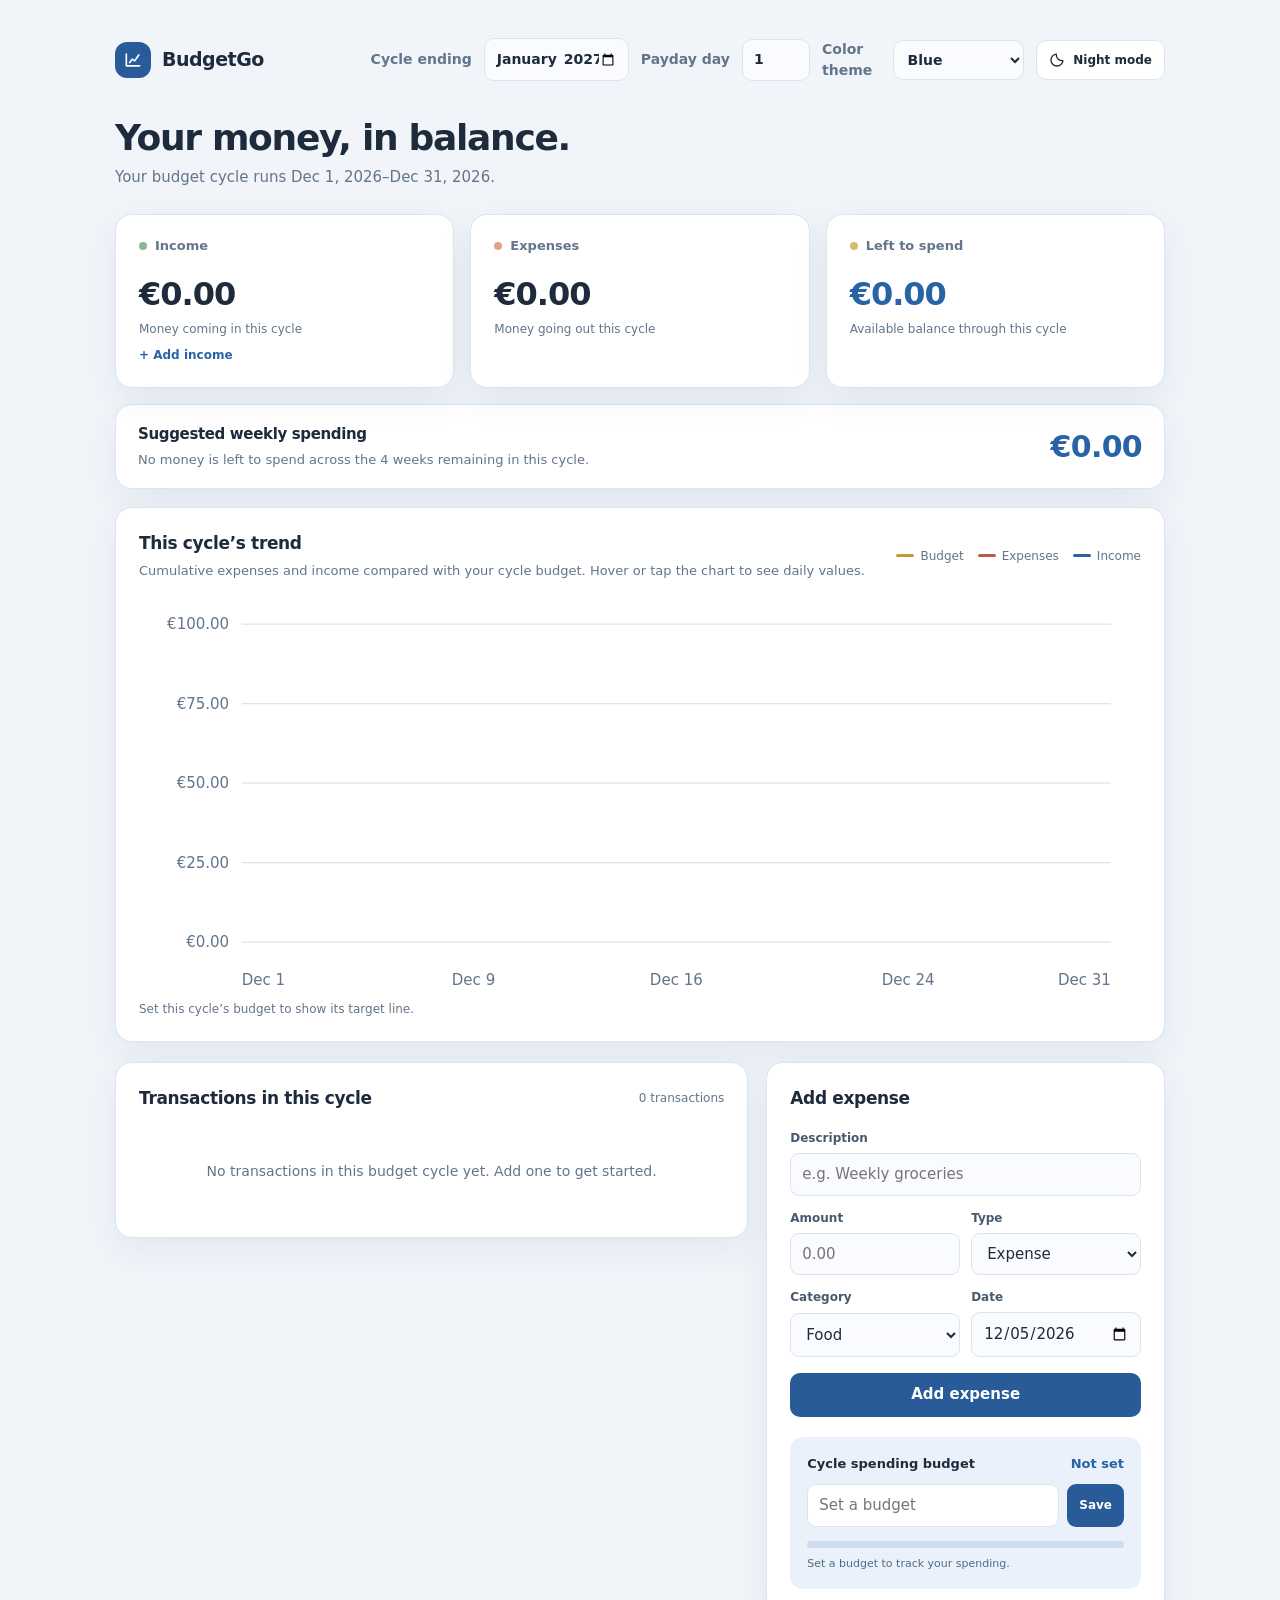
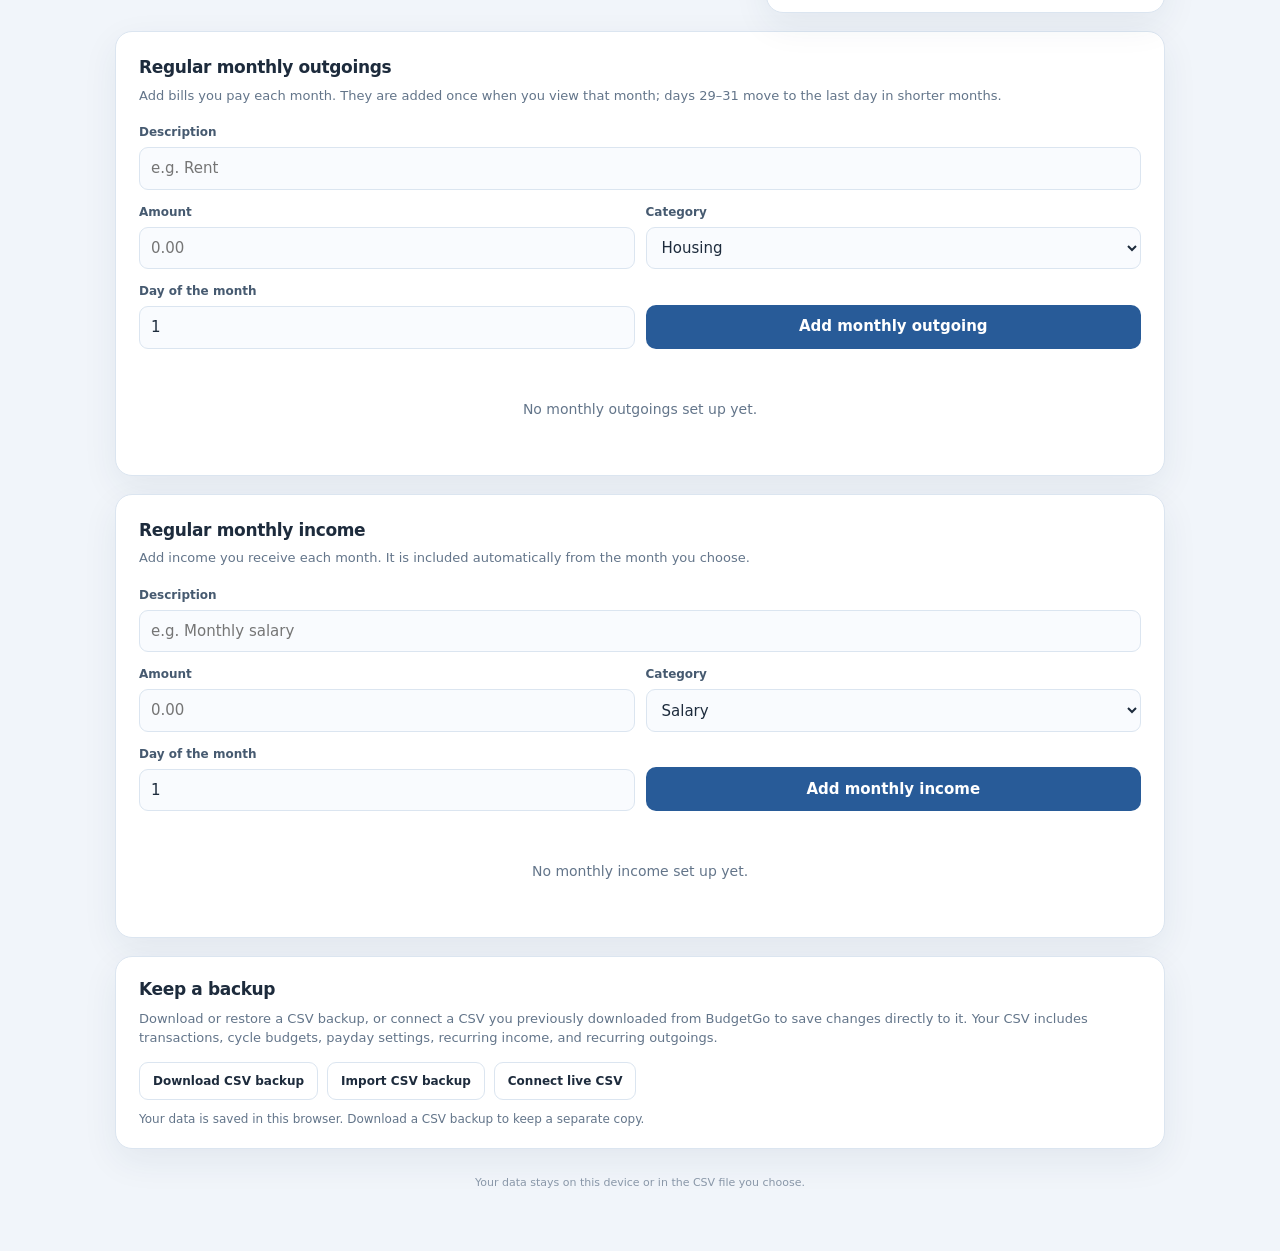
<file: index.html>
<!DOCTYPE html>
<html lang="en">
<head>
  <meta charset="UTF-8">
  <meta name="viewport" content="width=device-width, initial-scale=1.0">
  <meta name="theme-color" content="#f5f6f2">
  <title>BudgetGo — Simple Budget</title>
  <link rel="stylesheet" href="css/styles.css">
  <script src="js/storage.js" defer></script>
  <script src="js/app.js" defer></script>
</head>
<body>
  <main class="page">
    <header class="topbar">
      <div class="brand">
        <span class="brand-mark" aria-hidden="true">
          <svg viewBox="0 0 24 24" fill="none" stroke="currentColor" stroke-width="2" stroke-linecap="round" stroke-linejoin="round"><path d="M4 19V5m0 14h16M8 15l3-4 3 2 5-7"/></svg>
        </span>
        BudgetGo
      </div>
      <div class="topbar-actions">
        <label class="month-control" for="month-picker">
          <span>Cycle ending</span>
          <input id="month-picker" type="month" required>
        </label>
        <label class="month-control payday-control" for="payday-day">
          <span>Payday day</span>
          <input id="payday-day" type="number" min="1" max="31" step="1" aria-label="Payday day of the month" required>
        </label>
        <label class="palette-control" for="palette-picker">
          <span>Color theme</span>
          <select id="palette-picker">
            <option value="blue">Blue</option>
            <option value="green">Green</option>
            <option value="purple">Purple</option>
          </select>
        </label>
        <button class="theme-toggle" id="theme-toggle" type="button" aria-label="Switch to night mode" aria-pressed="false">
          <svg class="moon-icon" viewBox="0 0 24 24" fill="none" stroke="currentColor" stroke-width="2" stroke-linecap="round" stroke-linejoin="round" aria-hidden="true"><path d="M20.9 13A9 9 0 0 1 11 3.1 9 9 0 1 0 20.9 13Z"/></svg>
          <svg class="sun-icon" viewBox="0 0 24 24" fill="none" stroke="currentColor" stroke-width="2" stroke-linecap="round" stroke-linejoin="round" aria-hidden="true"><circle cx="12" cy="12" r="4"/><path d="M12 2v2m0 16v2M4.93 4.93l1.42 1.42m11.3 11.3 1.42 1.42M2 12h2m16 0h2M4.93 19.07l1.42-1.42m11.3-11.3 1.42-1.42"/></svg>
          <span id="theme-toggle-label">Night mode</span>
        </button>
      </div>
    </header>

    <h1>Your money, in balance.</h1>
    <p class="intro">Your budget cycle runs <span id="cycle-range"></span>.</p>

    <section class="summary" aria-label="Budget cycle summary">
      <article class="card stat">
        <div class="stat-label"><span class="stat-dot"></span>Income</div>
        <div class="stat-value" id="income-total">$0.00</div>
        <div class="stat-note">Money coming in this cycle</div>
        <button class="stat-action" id="add-income" type="button" aria-controls="transaction-form">+ Add income</button>
      </article>
      <article class="card stat">
        <div class="stat-label"><span class="stat-dot"></span>Expenses</div>
        <div class="stat-value" id="expense-total">$0.00</div>
        <div class="stat-note">Money going out this cycle</div>
      </article>
      <article class="card stat">
        <div class="stat-label"><span class="stat-dot"></span>Left to spend</div>
        <div class="stat-value" id="balance-total">$0.00</div>
        <div class="stat-note">Available balance through this cycle</div>
      </article>
    </section>

    <section class="weekly-guidance card" aria-labelledby="weekly-guidance-heading">
      <div>
        <h2 id="weekly-guidance-heading">Suggested weekly spending</h2>
        <p class="section-description" id="weekly-guidance-note" aria-live="polite">
          A weekly guide based on your available balance and time left in this cycle.
        </p>
      </div>
      <div class="weekly-guidance-amount" id="weekly-spending-suggestion" aria-live="polite">—</div>
    </section>

    <section class="card panel chart-panel" aria-labelledby="trend-heading">
      <div class="panel-heading chart-heading">
        <div>
          <h2 id="trend-heading">This cycle’s trend</h2>
          <p class="section-description">Cumulative expenses and income compared with your cycle budget. Hover or tap the chart to see daily values.</p>
        </div>
        <div class="chart-legend" aria-label="Chart legend">
          <span><i class="legend-swatch budget-swatch" aria-hidden="true"></i>Budget</span>
          <span><i class="legend-swatch expense-swatch" aria-hidden="true"></i>Expenses</span>
          <span><i class="legend-swatch income-swatch" aria-hidden="true"></i>Income</span>
        </div>
      </div>
      <div class="chart-wrap">
        <svg id="trend-chart" viewBox="0 0 800 320" role="img" aria-label="Cycle income, expense, and budget trends"></svg>
        <div class="chart-tooltip" id="chart-tooltip" role="status" hidden></div>
      </div>
      <p class="chart-note" id="chart-note" aria-live="polite"></p>
    </section>

    <section class="content">
      <section class="card panel" aria-labelledby="transactions-heading">
        <div class="panel-heading">
          <h2 id="transactions-heading">Transactions in this cycle</h2>
          <span class="count" id="transaction-count">0 transactions</span>
        </div>
        <div class="transaction-list" id="transaction-list"></div>
        <span class="visually-hidden" id="mobile-transaction-status" aria-live="polite"></span>
        <nav class="transaction-pagination" id="transaction-pagination" aria-label="Transaction pages" hidden>
          <button class="secondary" id="previous-transactions" type="button">Previous</button>
          <span class="count" id="transaction-page-status" aria-live="polite"></span>
          <button class="secondary" id="next-transactions" type="button">Next</button>
        </nav>
        <button class="secondary transaction-load-more" id="load-more-transactions" type="button" hidden>Load more transactions</button>
      </section>

      <aside class="card panel">
        <div class="panel-heading"><h2 id="transaction-heading">Add an expense</h2></div>
        <form id="transaction-form">
          <div class="field">
            <label for="description">Description</label>
            <input id="description" name="description" type="text" maxlength="60" placeholder="e.g. Weekly groceries" required>
          </div>
          <div class="form-row">
            <div class="field">
              <label for="amount">Amount</label>
              <input id="amount" name="amount" type="number" min="0.01" max="999999999" step="0.01" placeholder="0.00" required>
            </div>
            <div class="field">
              <label for="type">Type</label>
              <select id="type" name="type">
                <option value="expense">Expense</option>
                <option value="income">Income</option>
                <option value="savings">Savings</option>
              </select>
            </div>
          </div>
          <div class="form-row">
            <div class="field">
              <label for="category">Category</label>
              <select id="category" name="category">
                <option>Food</option>
                <option>Transport</option>
                <option>Housing</option>
                <option>Utilities</option>
                <option>Health</option>
                <option>Shopping</option>
                <option>Entertainment</option>
                <option>Salary</option>
                <option>Savings</option>
                <option>Other</option>
              </select>
            </div>
            <div class="field">
              <label for="date">Date</label>
              <input id="date" name="date" type="date" required>
            </div>
          </div>
          <button class="primary" id="transaction-submit" type="submit">Add expense</button>
        </form>

        <div class="budget-box">
          <div class="budget-top"><span>Cycle spending budget</span><span id="budget-label">Not set</span></div>
          <form id="budget-form" class="budget-input-row">
            <label for="budget-amount" hidden>Budget cycle spending budget amount</label>
            <input id="budget-amount" type="number" min="0" max="999999999" step="0.01" placeholder="Set a budget" aria-label="Budget cycle spending budget amount">
            <button type="submit">Save</button>
          </form>
          <div class="progress" role="progressbar" aria-label="Cycle budget used" aria-valuemin="0" aria-valuemax="100" aria-valuenow="0">
            <div class="progress-fill" id="budget-progress"></div>
          </div>
          <div class="budget-caption" id="budget-caption">Set a budget to track your spending.</div>
        </div>
      </aside>
    </section>

    <section class="card panel recurring-panel" aria-labelledby="recurring-heading">
      <div class="panel-heading">
        <div>
          <h2 id="recurring-heading">Regular monthly outgoings</h2>
          <p class="section-description">Add bills you pay each month. They are added once when you view that month; days 29–31 move to the last day in shorter months.</p>
        </div>
      </div>
      <form id="recurring-form">
        <div class="field">
          <label for="recurring-description">Description</label>
          <input id="recurring-description" name="description" type="text" maxlength="60" placeholder="e.g. Rent" required>
        </div>
        <div class="form-row">
          <div class="field">
            <label for="recurring-amount">Amount</label>
            <input id="recurring-amount" name="amount" type="number" min="0.01" max="999999999" step="0.01" placeholder="0.00" required>
          </div>
          <div class="field">
            <label for="recurring-category">Category</label>
            <select id="recurring-category" name="category">
              <option>Housing</option>
              <option>Utilities</option>
              <option>Food</option>
              <option>Transport</option>
              <option>Health</option>
              <option>Shopping</option>
              <option>Entertainment</option>
              <option>Other</option>
            </select>
          </div>
        </div>
        <div class="form-row recurring-form-bottom">
          <div class="field">
            <label for="recurring-day">Day of the month</label>
            <input id="recurring-day" name="day" type="number" min="1" max="31" step="1" value="1" required>
          </div>
          <button class="primary" type="submit">Add monthly outgoing</button>
        </div>
      </form>
      <div class="recurring-list" id="recurring-list" aria-live="polite"></div>
      <span class="visually-hidden" id="mobile-recurring-status" aria-live="polite"></span>
      <nav class="transaction-pagination" id="recurring-pagination" aria-label="Monthly outgoing pages" hidden>
        <button class="secondary" id="previous-recurring" type="button">Previous</button>
        <span class="count" id="recurring-page-status" aria-live="polite"></span>
        <button class="secondary" id="next-recurring" type="button">Next</button>
      </nav>
      <button class="secondary transaction-load-more" id="load-more-recurring" type="button" hidden>Load more monthly outgoings</button>
    </section>

    <section class="card panel recurring-panel" aria-labelledby="recurring-income-heading">
      <div class="panel-heading">
        <div>
          <h2 id="recurring-income-heading">Regular monthly income</h2>
          <p class="section-description">Add income you receive each month. It is included automatically from the month you choose.</p>
        </div>
      </div>
      <form id="recurring-income-form">
        <div class="field">
          <label for="recurring-income-description">Description</label>
          <input id="recurring-income-description" name="description" type="text" maxlength="60" placeholder="e.g. Monthly salary" required>
        </div>
        <div class="form-row">
          <div class="field">
            <label for="recurring-income-amount">Amount</label>
            <input id="recurring-income-amount" name="amount" type="number" min="0.01" max="999999999" step="0.01" placeholder="0.00" required>
          </div>
          <div class="field">
            <label for="recurring-income-category">Category</label>
            <select id="recurring-income-category" name="category">
              <option>Salary</option>
              <option>Other</option>
            </select>
          </div>
        </div>
        <div class="form-row recurring-form-bottom">
          <div class="field">
            <label for="recurring-income-day">Day of the month</label>
            <input id="recurring-income-day" name="day" type="number" min="1" max="31" step="1" value="1" required>
          </div>
          <button class="primary" type="submit">Add monthly income</button>
        </div>
      </form>
      <div class="recurring-list" id="recurring-income-list" aria-live="polite"></div>
    </section>

    <section class="card storage-panel" aria-labelledby="storage-heading">
      <h2 id="storage-heading">Keep a backup</h2>
      <p class="storage-description">Download or restore a CSV backup, or connect a CSV you previously downloaded from BudgetGo to save changes directly to it. Your CSV includes transactions, cycle budgets, payday settings, recurring income, and recurring outgoings.</p>
      <div class="storage-actions">
        <button class="secondary" id="download-csv" type="button">Download CSV backup</button>
        <button class="secondary" id="import-csv-button" type="button">Import CSV backup</button>
        <button class="secondary" id="connect-csv" type="button">Connect live CSV</button>
        <button class="secondary" id="reconnect-csv" type="button" hidden>Reconnect CSV</button>
        <button class="secondary" id="disconnect-csv" type="button" hidden>Disconnect CSV</button>
        <input id="import-csv" type="file" accept=".csv,text/csv" hidden>
      </div>
      <div class="storage-status" id="storage-status" role="status" aria-live="polite">Your data is saved in this browser. Download a CSV backup to keep a separate copy.</div>
    </section>

    <footer>Your data stays on this device or in the CSV file you choose.</footer>
  </main>
  <div class="toast" id="toast" role="status" aria-live="polite"></div>
  <dialog class="delete-dialog" id="recurring-delete-dialog" aria-labelledby="recurring-delete-heading">
    <form method="dialog">
      <h2 id="recurring-delete-heading">Delete recurring outgoing?</h2>
      <p id="recurring-delete-description"></p>
      <div class="delete-dialog-actions">
        <button class="secondary" value="cancel">Keep it</button>
        <button class="secondary" value="occurrence">Delete this month only</button>
        <button class="primary" value="future">Delete this and future months</button>
      </div>
    </form>
  </dialog>
  <dialog class="delete-dialog edit-dialog" id="recurring-edit-dialog" aria-labelledby="recurring-edit-heading">
    <form id="recurring-edit-form">
      <h2 id="recurring-edit-heading">Edit monthly outgoing</h2>
      <p>Changes apply to the recurring item. Transactions already created will remain unchanged.</p>
      <div class="field">
        <label for="recurring-edit-description">Description</label>
        <input id="recurring-edit-description" name="description" type="text" maxlength="60" required>
      </div>
      <div class="form-row">
        <div class="field">
          <label for="recurring-edit-amount">Amount</label>
          <input id="recurring-edit-amount" name="amount" type="number" min="0.01" max="999999999" step="0.01" required>
        </div>
        <div class="field">
          <label for="recurring-edit-category">Category</label>
          <select id="recurring-edit-category" name="category" required>
            <option>Housing</option>
            <option>Utilities</option>
            <option>Food</option>
            <option>Transport</option>
            <option>Health</option>
            <option>Shopping</option>
            <option>Entertainment</option>
            <option>Other</option>
          </select>
        </div>
      </div>
      <div class="form-row">
        <div class="field">
          <label for="recurring-edit-day">Day of the month</label>
          <input id="recurring-edit-day" name="day" type="number" min="1" max="31" step="1" required>
        </div>
        <div class="field">
          <label for="recurring-edit-start-date">Start date</label>
          <input id="recurring-edit-start-date" name="startDate" type="date" required>
        </div>
      </div>
      <div class="delete-dialog-actions">
        <button class="secondary" id="cancel-recurring-edit" type="button">Cancel</button>
        <button class="primary" type="submit">Save changes</button>
      </div>
    </form>
  </dialog>
</body>
</html>
</file>
<file: css/styles.css>
:root {
  color-scheme: light;
  --ink: #202a24;
  --muted: #788078;
  --label: #59635b;
  --line: #e7e9e3;
  --paper: #fff;
  --field: #fff;
  --canvas: #f5f6f2;
  --green: #2f704f;
  --green-solid: #2f704f;
  --green-light: #eaf3ec;
  --accent-border: #83a98e;
  --accent-focus: rgba(47, 112, 79, .1);
  --progress-track: rgba(47, 112, 79, .15);
  --red: #bd5b4b;
  --category-icon: #f2f4ef;
  --delete-hover: #f8ecea;
  --delete-muted: #929991;
  --budget-caption: #69796d;
  --footer: #929991;
  --toast: #263b2d;
  --chart-grid: #e7e9e3;
  --chart-label: #788078;
  --chart-budget: #c49a36;
  --chart-expense: #bd5b4b;
  --chart-income: #2f704f;
  --shadow: 0 12px 36px rgba(34, 48, 38, .055);
}

[data-theme="dark"] {
  color-scheme: dark;
  --ink: #e7eee8;
  --muted: #a5b0a7;
  --label: #c1ccc3;
  --line: #37443c;
  --paper: #202923;
  --field: #18211b;
  --canvas: #151b17;
  --green: #82c598;
  --green-solid: #2f704f;
  --green-light: #263a2d;
  --accent-border: #689c78;
  --accent-focus: rgba(130, 197, 152, .18);
  --progress-track: rgba(130, 197, 152, .15);
  --red: #ef8f7e;
  --category-icon: #2b352e;
  --delete-hover: #422c29;
  --delete-muted: #a5b0a7;
  --budget-caption: #b0c1b4;
  --footer: #a5b0a7;
  --toast: #344b3a;
  --chart-grid: #37443c;
  --chart-label: #a5b0a7;
  --chart-budget: #e2c36e;
  --chart-expense: #ef8f7e;
  --chart-income: #82c598;
  --shadow: 0 12px 36px rgba(0, 0, 0, .2);
}

[data-palette="blue"] {
  --ink: #1d2b3c;
  --muted: #63758a;
  --label: #465a70;
  --line: #dbe5f0;
  --paper: #fff;
  --field: #f9fbfe;
  --canvas: #f1f5fa;
  --green: #2863a6;
  --green-solid: #285b98;
  --green-light: #eaf1fa;
  --accent-border: #7399c5;
  --accent-focus: rgba(40, 99, 166, .13);
  --progress-track: rgba(40, 99, 166, .15);
  --category-icon: #e9f0f8;
  --delete-muted: #8997a8;
  --budget-caption: #506b86;
  --footer: #8997a8;
  --toast: #203b5a;
  --chart-grid: #dbe5f0;
  --chart-label: #63758a;
  --chart-income: #2863a6;
  --shadow: 0 12px 36px rgba(34, 55, 80, .07);
}

[data-theme="dark"][data-palette="blue"] {
  --ink: #e7eff8;
  --muted: #a5b7ca;
  --label: #c1d0df;
  --line: #34465b;
  --paper: #1e2b3b;
  --field: #162231;
  --canvas: #101a27;
  --green: #86b8f2;
  --green-solid: #315d91;
  --green-light: #24374d;
  --accent-border: #7197c1;
  --accent-focus: rgba(134, 184, 242, .2);
  --progress-track: rgba(134, 184, 242, .15);
  --category-icon: #2a394b;
  --delete-muted: #a5b7ca;
  --budget-caption: #a8bdd3;
  --footer: #a5b7ca;
  --toast: #294668;
  --chart-grid: #34465b;
  --chart-label: #a5b7ca;
  --chart-income: #86b8f2;
  --shadow: 0 12px 36px rgba(0, 0, 0, .24);
}

[data-palette="purple"] {
  --ink: #30283b;
  --muted: #7c718b;
  --label: #5b506b;
  --line: #e7e0ef;
  --paper: #fff;
  --field: #fcfaff;
  --canvas: #f6f3fa;
  --green: #7048a5;
  --green-solid: #684296;
  --green-light: #f0ebf8;
  --accent-border: #9c84bd;
  --accent-focus: rgba(112, 72, 165, .13);
  --progress-track: rgba(112, 72, 165, .15);
  --category-icon: #f0ebf6;
  --delete-muted: #978ba4;
  --budget-caption: #716083;
  --footer: #978ba4;
  --toast: #44305f;
  --chart-grid: #e7e0ef;
  --chart-label: #7c718b;
  --chart-income: #7048a5;
  --shadow: 0 12px 36px rgba(53, 38, 72, .07);
}

[data-theme="dark"][data-palette="purple"] {
  --ink: #eee8f5;
  --muted: #b7a9c7;
  --label: #d0c3dd;
  --line: #473c54;
  --paper: #282231;
  --field: #1f1a27;
  --canvas: #1b1722;
  --green: #c0a3ed;
  --green-solid: #674995;
  --green-light: #382d49;
  --accent-border: #9b7ac4;
  --accent-focus: rgba(192, 163, 237, .2);
  --progress-track: rgba(192, 163, 237, .15);
  --category-icon: #352c40;
  --delete-muted: #b7a9c7;
  --budget-caption: #c0b1d0;
  --footer: #b7a9c7;
  --toast: #4a3864;
  --chart-grid: #473c54;
  --chart-label: #b7a9c7;
  --chart-income: #c0a3ed;
  --shadow: 0 12px 36px rgba(0, 0, 0, .24);
}

* { box-sizing: border-box; }

body {
  margin: 0;
  background: var(--canvas);
  color: var(--ink);
  font: 15px/1.5 Inter, ui-sans-serif, system-ui, -apple-system, BlinkMacSystemFont, "Segoe UI", sans-serif;
}

button, input, select { font: inherit; }
button { cursor: pointer; }

.page { width: min(1050px, calc(100% - 40px)); margin: 0 auto; padding: 38px 0 60px; }
.topbar { display: flex; justify-content: space-between; align-items: center; margin-bottom: 36px; }
.topbar-actions { display: flex; align-items: center; gap: 12px; }
.brand { display: flex; align-items: center; gap: 11px; font-size: 19px; font-weight: 750; letter-spacing: -.5px; }
.brand-mark { display: grid; place-items: center; width: 36px; height: 36px; border-radius: 12px; background: var(--green-solid); color: white; }
.brand-mark svg { width: 20px; height: 20px; }
.month-control { display: flex; align-items: center; gap: 12px; color: var(--muted); font-size: 14px; font-weight: 600; }
.month-control input { width: 145px; padding: 9px 11px; border: 1px solid var(--line); border-radius: 10px; background: var(--field); color: var(--ink); }
.payday-control input { width: 68px; }
.palette-control { display: flex; align-items: center; gap: 12px; color: var(--muted); font-size: 14px; font-weight: 600; }
.palette-control select { min-height: 40px; padding: 7px 10px; border: 1px solid var(--line); border-radius: 10px; background: var(--field); color: var(--ink); }
.theme-toggle { display: inline-flex; align-items: center; justify-content: center; gap: 8px; min-height: 40px; padding: 0 12px; border: 1px solid var(--line); border-radius: 10px; background: var(--paper); color: var(--ink); font-size: 12px; font-weight: 700; }
.theme-toggle:hover { border-color: var(--accent-border); }
.theme-toggle svg { width: 16px; height: 16px; }
.sun-icon, [data-theme="dark"] .moon-icon { display: none; }
[data-theme="dark"] .sun-icon { display: block; }
h1 { margin: 0; font-size: clamp(27px, 4vw, 36px); letter-spacing: -1.3px; line-height: 1.15; }
.intro { margin: 8px 0 25px; color: var(--muted); }

.summary { display: grid; grid-template-columns: repeat(3, 1fr); gap: 16px; }
.weekly-guidance { display: flex; align-items: center; justify-content: space-between; gap: 18px; margin-top: 16px; padding: 18px 22px; }
.weekly-guidance h2 { font-size: 15px; }
.weekly-guidance-amount { flex: 0 0 auto; color: var(--green); font-size: clamp(24px, 3vw, 30px); font-weight: 730; letter-spacing: -.7px; }
.weekly-guidance-amount.expense { color: var(--red); }
.chart-panel { margin-top: 18px; }
.chart-heading { flex-wrap: wrap; }
.chart-legend { display: flex; flex-wrap: wrap; gap: 14px; color: var(--muted); font-size: 12px; }
.chart-legend span { display: inline-flex; align-items: center; gap: 6px; }
.legend-swatch { display: inline-block; width: 18px; height: 3px; border-radius: 2px; }
.budget-swatch { background: var(--chart-budget); }
.expense-swatch { background: var(--chart-expense); }
.income-swatch { background: var(--chart-income); }
.chart-wrap { position: relative; width: 100%; overflow: hidden; }
.chart-wrap svg { display: block; width: 100%; height: auto; overflow: visible; }
.chart-tooltip { position: absolute; z-index: 1; min-width: 150px; padding: 9px 11px; border: 1px solid var(--line); border-radius: 9px; background: var(--paper); color: var(--ink); box-shadow: var(--shadow); font-size: 12px; line-height: 1.55; pointer-events: none; }
.chart-tooltip[hidden] { display: none; }
.chart-tooltip-date { margin-bottom: 3px; color: var(--muted); font-weight: 700; }
.chart-tooltip-row { display: flex; align-items: center; gap: 7px; }
.chart-tooltip-dot { width: 8px; height: 8px; border-radius: 50%; }
.chart-tooltip-budget { background: var(--chart-budget); }
.chart-tooltip-expense { background: var(--chart-expense); }
.chart-tooltip-income { background: var(--chart-income); }
.chart-grid { stroke: var(--chart-grid); stroke-width: 1; }
.chart-axis-label { fill: var(--chart-label); font: 12px ui-sans-serif, system-ui, sans-serif; }
.chart-line { fill: none; stroke-width: 3; stroke-linecap: round; stroke-linejoin: round; }
.chart-line-budget { stroke: var(--chart-budget); stroke-dasharray: 8 6; }
.chart-line-expense { stroke: var(--chart-expense); }
.chart-line-income { stroke: var(--chart-income); }
.chart-note { min-height: 18px; margin: 0; color: var(--muted); font-size: 12px; }
.card { border: 1px solid var(--line); border-radius: 17px; background: var(--paper); box-shadow: var(--shadow); }
.stat { min-height: 148px; padding: 21px 23px; }
.stat-label { display: flex; align-items: center; gap: 8px; color: var(--muted); font-size: 13px; font-weight: 600; }
.stat-dot { width: 8px; height: 8px; border-radius: 50%; background: #89b695; }
.stat:nth-child(2) .stat-dot { background: #e8a08d; }
.stat:nth-child(3) .stat-dot { background: #d7bb72; }
.stat-value { margin-top: 15px; font-size: clamp(24px, 3vw, 32px); font-weight: 730; letter-spacing: -1px; }
.stat-note { margin-top: 2px; color: var(--muted); font-size: 12px; }
.stat-action { margin-top: 8px; padding: 0; border: 0; background: transparent; color: var(--green); font-size: 12px; font-weight: 700; }
.stat-action:hover { text-decoration: underline; }

.content { display: grid; grid-template-columns: minmax(0, 1.35fr) minmax(0, .85fr); gap: 18px; margin-top: 20px; align-items: start; }
.content > * { min-width: 0; }
.panel { padding: 23px; }
.panel-heading { display: flex; justify-content: space-between; align-items: center; gap: 12px; margin-bottom: 18px; }
h2 { margin: 0; font-size: 17px; letter-spacing: -.35px; }
.count { color: var(--muted); font-size: 12px; }
.transaction-list { display: grid; }
.visually-hidden { position: absolute; width: 1px; height: 1px; padding: 0; margin: -1px; overflow: hidden; clip: rect(0, 0, 0, 0); white-space: nowrap; border: 0; }
.transaction-pagination { display: flex; align-items: center; justify-content: space-between; gap: 12px; margin-top: 12px; padding-top: 12px; border-top: 1px solid var(--line); }
.transaction-pagination[hidden] { display: none; }
.transaction-pagination button { min-height: 36px; padding: 0 12px; }
.transaction-pagination button:disabled { cursor: default; opacity: .5; }
.transaction-load-more { width: 100%; margin-top: 12px; }
.transaction { display: flex; align-items: center; gap: 12px; min-width: 0; padding: 14px 0; border-top: 1px solid var(--line); }
.transaction:first-child { border-top: 0; }
.category-icon { display: grid; place-items: center; flex: 0 0 40px; width: 40px; height: 40px; border-radius: 13px; background: var(--category-icon); font-size: 18px; }
.transaction-info { min-width: 0; flex: 1; }
.transaction-name { overflow: hidden; font-weight: 650; text-overflow: ellipsis; white-space: nowrap; }
.transaction-meta { color: var(--muted); font-size: 12px; }
.transaction-amount { white-space: nowrap; font-size: 14px; font-weight: 700; }
.income { color: var(--green); }
.expense { color: var(--ink); }
.delete-button { display: grid; place-items: center; width: 30px; height: 30px; padding: 0; border: 0; border-radius: 8px; background: transparent; color: var(--delete-muted); font-size: 18px; }
.delete-button:hover { background: var(--delete-hover); color: var(--red); }
.empty { padding: 32px 12px; color: var(--muted); text-align: center; font-size: 14px; }

form { display: grid; gap: 13px; }
.field { display: grid; gap: 6px; min-width: 0; }
label { color: var(--label); font-size: 12px; font-weight: 650; }
input, select { width: 100%; min-height: 42px; padding: 9px 11px; border: 1px solid var(--line); border-radius: 9px; outline: none; background: var(--field); color: var(--ink); }
input:focus, select:focus { border-color: var(--accent-border); box-shadow: 0 0 0 3px var(--accent-focus); }
.form-row { display: grid; grid-template-columns: repeat(2, minmax(0, 1fr)); gap: 11px; }
.primary { min-height: 44px; margin-top: 3px; border: 0; border-radius: 10px; background: var(--green-solid); color: white; font-weight: 700; transition: background .15s, transform .15s; }
.primary:hover { transform: translateY(-1px); background: #275e42; }
.budget-box { margin-top: 20px; padding: 17px; border-radius: 13px; background: var(--green-light); }
.budget-top { display: flex; justify-content: space-between; gap: 10px; font-size: 13px; font-weight: 650; }
.budget-top span:last-child { color: var(--green); }
.budget-input-row { display: flex; gap: 8px; margin-top: 11px; }
.budget-input-row input { min-width: 0; min-height: 38px; background: var(--paper); }
.budget-input-row button { padding: 0 12px; border: 0; border-radius: 9px; background: var(--green-solid); color: white; font-size: 12px; font-weight: 700; }
.progress { height: 7px; margin-top: 14px; overflow: hidden; border-radius: 99px; background: var(--progress-track); }
.progress-fill { width: 0; height: 100%; border-radius: inherit; background: var(--green); transition: width .2s; }
.progress-fill.over { background: var(--red); }
.budget-caption { margin-top: 8px; color: var(--budget-caption); font-size: 11px; }
.storage-panel { margin-top: 18px; padding: 20px 23px; }
.recurring-panel { margin-top: 18px; }
.section-description { margin: 5px 0 0; color: var(--muted); font-size: 13px; font-weight: 400; }
.recurring-form-bottom { align-items: end; }
.recurring-form-bottom .primary { margin: 0; }
.recurring-list { display: grid; margin-top: 18px; }
.recurring-item { display: flex; align-items: center; gap: 12px; min-width: 0; padding: 12px 0; border-top: 1px solid var(--line); }
.recurring-item:first-child { border-top: 0; }
.recurring-item-info { min-width: 0; flex: 1; }
.recurring-item-name { overflow: hidden; font-weight: 650; text-overflow: ellipsis; white-space: nowrap; }
.recurring-item-meta { color: var(--muted); font-size: 12px; }
.recurring-item-amount { white-space: nowrap; font-size: 14px; font-weight: 700; }
.recurring-edit-button { flex: 0 0 auto; min-height: 34px; padding: 0 10px; }
.delete-dialog { width: min(460px, calc(100% - 32px)); padding: 23px; border: 1px solid var(--line); border-radius: 17px; background: var(--paper); color: var(--ink); box-shadow: var(--shadow); }
.delete-dialog::backdrop { background: rgba(32, 42, 36, .35); }
.delete-dialog p { color: var(--muted); font-size: 13px; }
.delete-dialog form { gap: 10px; }
.delete-dialog-actions { display: flex; flex-wrap: wrap; justify-content: flex-end; gap: 8px; margin-top: 10px; }
.delete-dialog-actions .primary { min-height: 38px; margin: 0; padding: 0 13px; font-size: 12px; }
.edit-dialog form { gap: 13px; }
.edit-dialog h2, .edit-dialog p { margin: 0; }
.edit-dialog .form-row { gap: 11px; }
.storage-description { margin: 6px 0 14px; color: var(--muted); font-size: 13px; }
.storage-actions { display: flex; flex-wrap: wrap; gap: 9px; }
.secondary { min-height: 38px; padding: 0 13px; border: 1px solid var(--line); border-radius: 9px; background: var(--paper); color: var(--ink); font-size: 12px; font-weight: 700; }
.secondary:hover { border-color: var(--accent-border); }
.storage-status { margin-top: 10px; color: var(--muted); font-size: 12px; }
.toast { position: fixed; right: 22px; bottom: 22px; z-index: 2; padding: 11px 16px; border-radius: 10px; background: var(--toast); color: white; box-shadow: var(--shadow); opacity: 0; pointer-events: none; transform: translateY(8px); transition: .2s; }
.toast.show { opacity: 1; transform: translateY(0); }
footer { margin-top: 26px; color: var(--footer); text-align: center; font-size: 11px; }

@media (max-width: 820px) {
  .content { grid-template-columns: minmax(0, 1fr); }
  .topbar { flex-wrap: wrap; }
  .topbar-actions { width: 100%; justify-content: space-between; }
}

@media (max-width: 720px) {
  .page { width: min(100% - 28px, 520px); padding-top: 24px; }
  .topbar { flex-wrap: wrap; align-items: center; gap: 16px; margin-bottom: 28px; }
  .topbar-actions { display: grid; grid-template-columns: repeat(2, minmax(0, 1fr)); align-items: end; gap: 14px 12px; }
  .month-control { display: grid; gap: 4px; justify-items: start; font-size: 12px; }
  .month-control, .palette-control { width: 100%; min-width: 0; }
  .palette-control { display: grid; gap: 4px; justify-items: start; font-size: 12px; }
  .month-control input, .palette-control select { width: 100%; min-width: 0; }
  .payday-control input { width: 100%; }
  .topbar-actions .theme-toggle { width: 100%; min-height: 44px; align-self: end; }
  .summary { grid-template-columns: minmax(0, 1fr); gap: 10px; }
  .stat { min-height: 0; padding: 17px 19px; }
  .stat-value { margin-top: 7px; font-size: 26px; }
  .weekly-guidance { align-items: flex-start; margin-top: 12px; padding: 17px 19px; }
  .weekly-guidance-amount { font-size: 24px; }
  .content { gap: 14px; margin-top: 14px; }
  .panel { padding: 19px; }
  input, select { min-height: 44px; }
  .secondary, .budget-input-row button { min-height: 44px; }
  .delete-button { width: 40px; height: 40px; flex: 0 0 40px; }
  .panel-heading { flex-wrap: wrap; }
  .count { margin-left: auto; }
  .delete-dialog-actions { display: grid; grid-template-columns: minmax(0, 1fr); }
  .delete-dialog-actions > * { width: 100%; }
}

@media (max-width: 380px) {
  .brand { font-size: 16px; }
  .brand-mark { width: 32px; height: 32px; }
  .topbar-actions { column-gap: 10px; }
  .transaction {
    display: grid;
    grid-template-columns: 40px minmax(0, 1fr) auto;
    grid-template-areas: "icon info remove" "icon amount remove";
    column-gap: 10px;
    row-gap: 2px;
  }
  .transaction .category-icon { grid-area: icon; }
  .transaction .transaction-info { grid-area: info; }
  .transaction .transaction-amount { grid-area: amount; }
  .transaction .delete-button { grid-area: remove; }
  .topbar { align-items: center; }
  .month-control { min-width: 0; }
  .month-control input { max-width: 137px; }
  .panel-heading { align-items: flex-start; }
  .panel-heading .count { width: 100%; margin-left: 0; }
  .panel, .storage-panel { padding: 17px; }
  .recurring-form-bottom .primary { width: 100%; }
}

@media (max-width: 460px) {
  .form-row { grid-template-columns: minmax(0, 1fr); }
}
</file>
